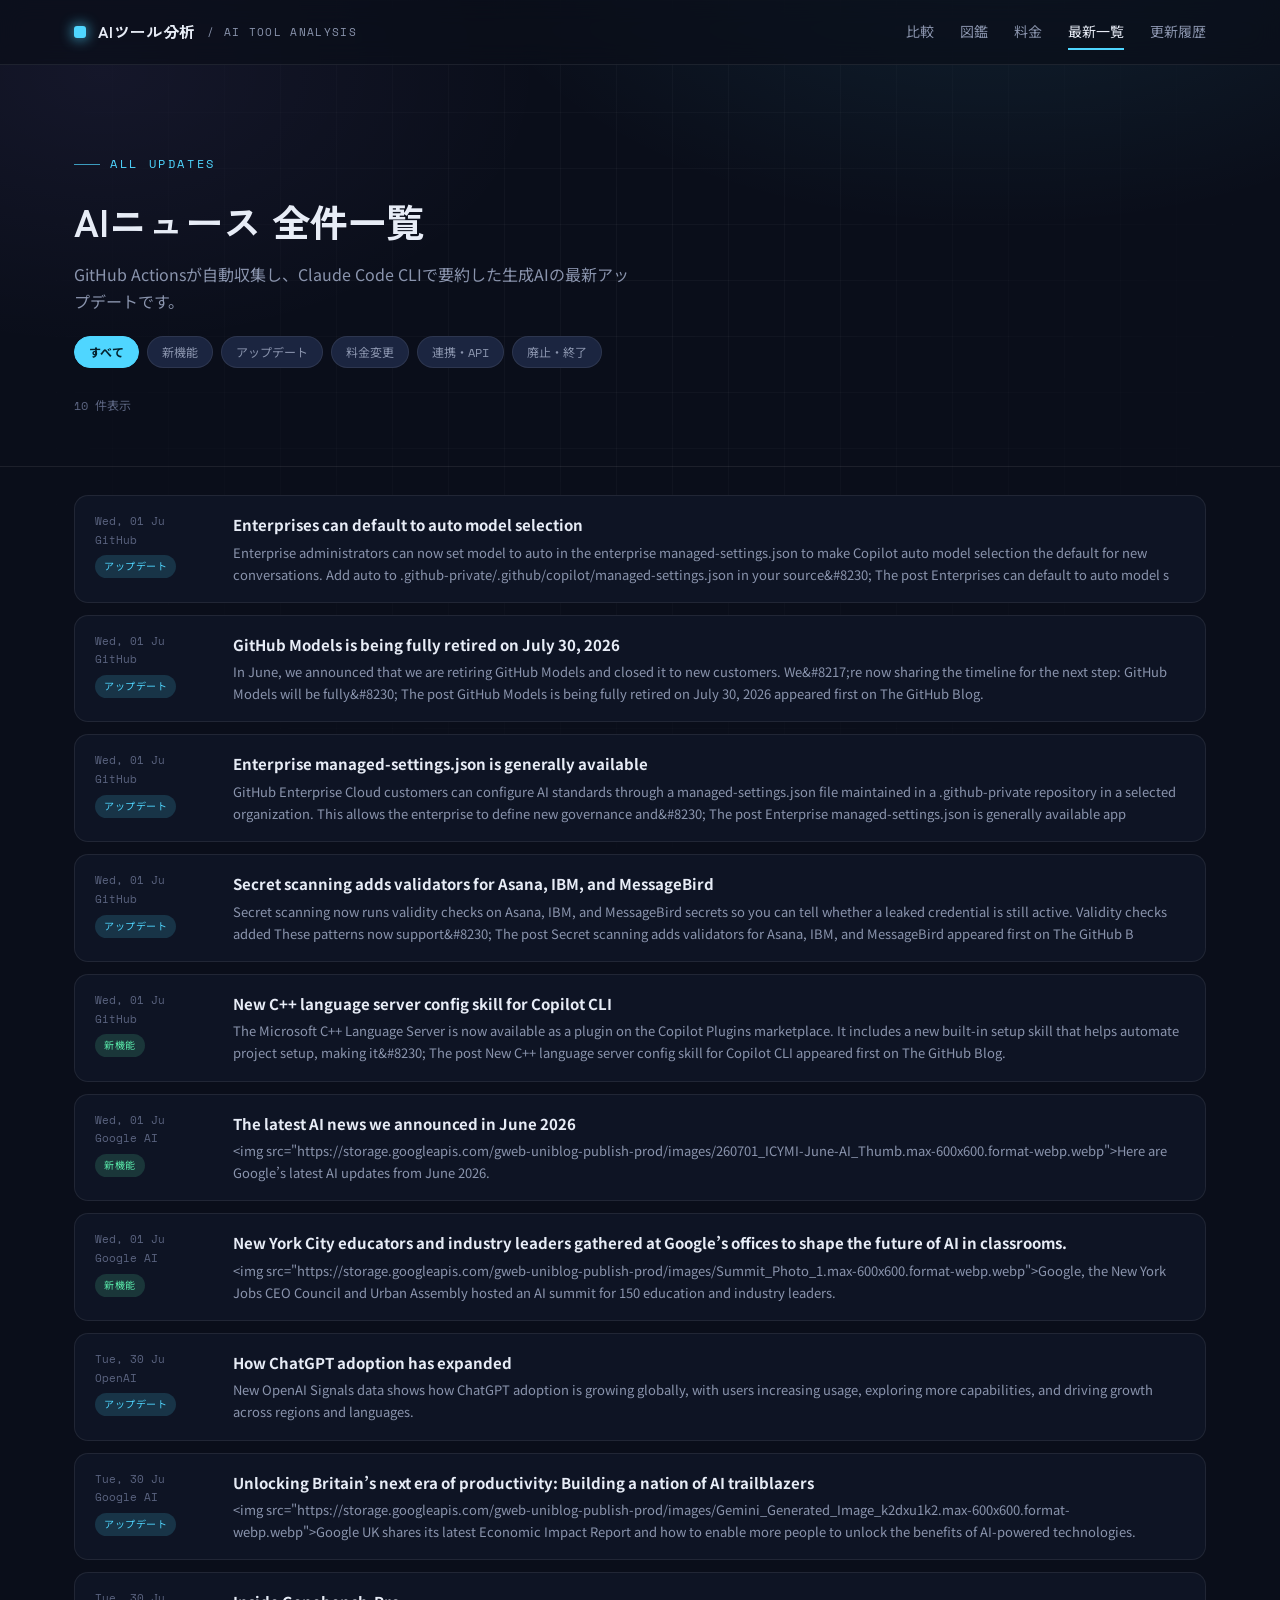
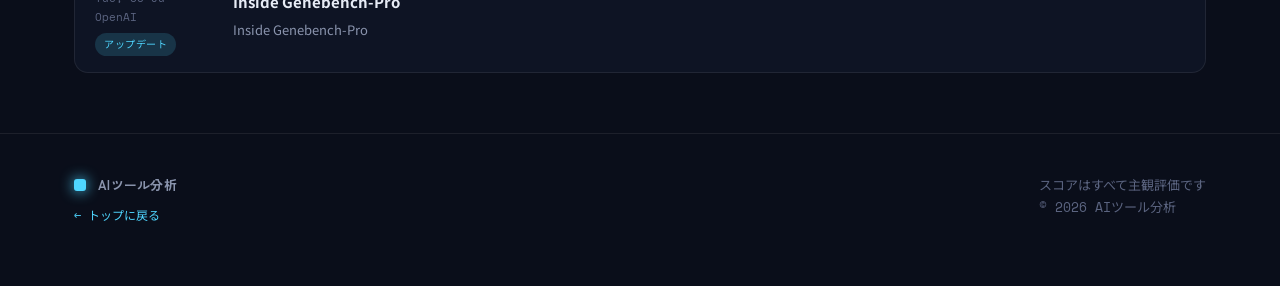
<file: news.html>
<!DOCTYPE html>
<html lang="ja">
<head>
  <meta charset="UTF-8" />
  <meta name="viewport" content="width=device-width, initial-scale=1.0" />
  <title>ニュース一覧 — AIツール分析</title>
  <meta name="description" content="生成AI・AIエージェントの最新アップデート一覧。新機能・料金変更・連携情報を全件表示。" />
  <link rel="alternate" type="application/rss+xml" title="AIツール分析 — 最新アップデート" href="feed.xml" />
  <link rel="preconnect" href="https://fonts.googleapis.com" />
  <link rel="preconnect" href="https://fonts.gstatic.com" crossorigin />
  <link href="https://fonts.googleapis.com/css2?family=Zen+Kaku+Gothic+New:wght@400;700&family=Noto+Sans+JP:wght@400;500;700&family=Space+Mono:wght@400;700&display=swap" rel="stylesheet" />
  <link rel="stylesheet" href="assets/css/styles.css" />
  <style>
    .news-page-header { padding: 80px 0 32px; border-bottom: 1px solid var(--line); }
    .news-page-header h1 { font-family: var(--display); font-size: clamp(24px,4vw,38px); margin: 14px 0 8px; }
    .news-filter { display: flex; flex-wrap: wrap; gap: 8px; margin: 20px 0 28px; }
    .nf-btn {
      font-family: var(--mono); font-size: 12px; padding: 6px 14px; border-radius: 999px;
      background: var(--ink-3); color: var(--muted); border: 1px solid var(--line);
      cursor: pointer; transition: all .2s;
    }
    .nf-btn:hover { color: var(--text); border-color: var(--line-2); }
    .nf-btn.active { background: var(--cyan); color: #042430; border-color: var(--cyan); font-weight: 700; }
    .news-count { font-family: var(--mono); font-size: 12px; color: var(--faint); margin-bottom: 18px; }
    #newsPageList { padding-bottom: 60px; }
  </style>
</head>
<body>
  <div id="scroll-bar"></div>

  <nav class="nav">
    <div class="wrap">
      <a class="brand" href="index.html">
        <span class="dot"></span>
        AIツール分析 <small>/ AI TOOL ANALYSIS</small>
      </a>
      <div class="nav-links" id="navLinks">
        <a href="index.html#console">比較</a>
        <a href="index.html#tools">図鑑</a>
        <a href="index.html#pricing">料金</a>
        <a href="news.html" class="active">最新一覧</a>
        <a href="index.html#changelog">更新履歴</a>
      </div>
      <button class="nav-burger" id="burger" aria-label="メニュー">≡</button>
    </div>
  </nav>

  <div class="news-page-header">
    <div class="wrap">
      <span class="eyebrow">ALL UPDATES</span>
      <h1>AIニュース 全件一覧</h1>
      <p style="color:var(--muted);max-width:560px">GitHub Actionsが自動収集し、Claude Code CLIで要約した生成AIの最新アップデートです。</p>
      <div class="news-filter" id="catFilter">
        <button class="nf-btn active" data-cat="all">すべて</button>
        <button class="nf-btn" data-cat="new_feature">新機能</button>
        <button class="nf-btn" data-cat="update">アップデート</button>
        <button class="nf-btn" data-cat="pricing">料金変更</button>
        <button class="nf-btn" data-cat="integration">連携・API</button>
        <button class="nf-btn" data-cat="deprecation">廃止・終了</button>
      </div>
      <div class="news-count" id="newsCount"></div>
    </div>
  </div>

  <div class="wrap">
    <div class="news-list" id="newsPageList" style="margin-top:28px"></div>
  </div>

  <footer>
    <div class="wrap">
      <div>
        <div class="brand" style="margin-bottom:8px"><span class="dot"></span>AIツール分析</div>
        <div><a href="index.html" style="color:var(--cyan);font-family:var(--mono);font-size:12px">← トップに戻る</a></div>
      </div>
      <div class="mono">
        スコアはすべて主観評価です<br>
        © <span id="footerYear"></span> AIツール分析
      </div>
    </div>
  </footer>

  <script type="module">
    import { NEWS, CATEGORY_LABELS } from './assets/js/data.js';

    const VALID_CATS = new Set(['new_feature','update','pricing','integration','deprecation']);
    const safeClass = (c) => VALID_CATS.has(c) ? c : 'update';
    const esc = (s) => String(s ?? '')
      .replace(/&/g,'&amp;').replace(/</g,'&lt;').replace(/>/g,'&gt;').replace(/"/g,'&quot;');
    const safeUrl = (u) => /^https?:\/\//i.test(String(u ?? '')) ? u : '#';

    document.getElementById('footerYear').textContent = new Date().getFullYear();

    // scroll bar
    const bar = document.getElementById('scroll-bar');
    window.addEventListener('scroll', () => {
      const { scrollTop, scrollHeight, clientHeight } = document.documentElement;
      bar.style.width = ((scrollTop / (scrollHeight - clientHeight)) * 100) + '%';
    }, { passive: true });

    // nav burger
    const burger = document.getElementById('burger');
    const navLinks = document.getElementById('navLinks');
    burger.addEventListener('click', () => navLinks.classList.toggle('open'));

    // nav scroll
    const nav = document.querySelector('.nav');
    window.addEventListener('scroll', () => nav.classList.toggle('scrolled', window.scrollY > 60), { passive: true });

    let activeCat = 'all';

    function renderAll() {
      const host = document.getElementById('newsPageList');
      const countEl = document.getElementById('newsCount');
      const filtered = activeCat === 'all' ? NEWS : NEWS.filter((n) => n.category === activeCat);

      host.innerHTML = '';
      filtered.forEach((n, i) => {
        const item = document.createElement('div');
        item.className = 'news-item news-reveal';
        item.style.setProperty('--i', i);
        const cat = safeClass(n.category);
        const catLabel = esc(CATEGORY_LABELS[n.category] || n.category);
        const titleHtml = n.url && n.url !== '#'
          ? `<a href="${safeUrl(n.url)}" target="_blank" rel="noopener noreferrer">${esc(n.title)}</a>`
          : esc(n.title);
        item.innerHTML = `
          <div class="news-meta">
            <div>${esc(n.date)}</div><div>${esc(n.tool)}</div>
            <span class="news-cat ${cat}">${catLabel}</span>
          </div>
          <div>
            <h4>${titleHtml}</h4>
            <p>${esc(n.summary)}</p>
          </div>`;
        host.appendChild(item);
      });

      countEl.textContent = `${filtered.length} 件表示`;
    }

    document.getElementById('catFilter').addEventListener('click', (e) => {
      const btn = e.target.closest('.nf-btn');
      if (!btn) return;
      activeCat = btn.dataset.cat;
      document.querySelectorAll('.nf-btn').forEach((b) => b.classList.toggle('active', b === btn));
      renderAll();
    });

    renderAll();
  </script>
</body>
</html>
</file>
<file: assets/css/styles.css>
/* =========================================================================
   AIツール分析 — styles
   コンセプト: 分析コンソール／計器盤。ミッドナイトネイビー基調、
   能力=シアン / 変化=アンバー の2色を「データ信号」として使い分け。
   ========================================================================= */

:root {
  --ink:    #0a0e1a;
  --ink-1:  #0e1424;
  --ink-2:  #141c30;
  --ink-3:  #1b2540;
  --line:   rgba(255,255,255,0.08);
  --line-2: rgba(255,255,255,0.14);
  --text:   #e7ecf6;
  --muted:  #8a94ad;
  --faint:  #5b6480;
  --cyan:   #4fd6ff;
  --cyan-d: #1c9fd1;
  --amber:  #ffb24d;
  --amber-d:#d98a2b;
  --violet: #a48bff;
  --good:   #57e3a6;

  --r-sm: 8px;
  --r:    14px;
  --r-lg: 22px;

  --maxw: 1180px;

  --display: 'Zen Kaku Gothic New', 'Noto Sans JP', sans-serif;
  --body:    'Noto Sans JP', sans-serif;
  --mono:    'Space Mono', 'Noto Sans JP', monospace;
}

* { box-sizing: border-box; margin: 0; padding: 0; }
html { scroll-behavior: smooth; }
@media (prefers-reduced-motion: reduce) { html { scroll-behavior: auto; } }

body {
  font-family: var(--body);
  background: var(--ink);
  color: var(--text);
  line-height: 1.7;
  -webkit-font-smoothing: antialiased;
  overflow-x: hidden;
}

/* ambient backdrop — faint measurement grid + glow */
body::before {
  content: '';
  position: fixed; inset: 0; z-index: -2;
  background:
    radial-gradient(900px 500px at 78% -8%, rgba(79,214,255,0.10), transparent 60%),
    radial-gradient(800px 500px at 8% 8%, rgba(164,139,255,0.07), transparent 55%),
    var(--ink);
}
body::after {
  content: '';
  position: fixed; inset: 0; z-index: -1;
  background-image:
    linear-gradient(var(--line) 1px, transparent 1px),
    linear-gradient(90deg, var(--line) 1px, transparent 1px);
  background-size: 56px 56px;
  -webkit-mask-image: radial-gradient(circle at 50% 30%, #000 0%, transparent 78%);
          mask-image: radial-gradient(circle at 50% 30%, #000 0%, transparent 78%);
  opacity: 0.5;
}

.wrap { max-width: var(--maxw); margin: 0 auto; padding: 0 24px; }

a { color: inherit; text-decoration: none; }
.mono { font-family: var(--mono); }

/* eyebrow label */
.eyebrow {
  font-family: var(--mono);
  font-size: 12px;
  letter-spacing: 0.22em;
  text-transform: uppercase;
  color: var(--cyan);
  display: inline-flex; align-items: center; gap: 10px;
}
.eyebrow::before {
  content: ''; width: 26px; height: 1px; background: var(--cyan); opacity: 0.7;
}

/* ============================ NAV ============================ */
.nav {
  position: sticky; top: 0; z-index: 50;
  backdrop-filter: blur(12px);
  background: rgba(10,14,26,0.72);
  border-bottom: 1px solid var(--line);
}
.nav .wrap { display: flex; align-items: center; justify-content: space-between; height: 64px; }
.brand { display: flex; align-items: center; gap: 12px; font-family: var(--display); font-weight: 700; letter-spacing: 0.02em; }
.brand .dot {
  width: 12px; height: 12px; border-radius: 3px;
  background: var(--cyan); box-shadow: 0 0 14px var(--cyan);
  animation: pulse 2.4s ease-in-out infinite;
}
@keyframes pulse { 0%,100%{opacity:1; transform:scale(1);} 50%{opacity:.5; transform:scale(.8);} }
.brand small { color: var(--muted); font-family: var(--mono); font-weight: 400; font-size: 11px; letter-spacing: .12em; }
.nav-links { display: flex; gap: 26px; }
.nav-links a { color: var(--muted); font-size: 14px; transition: color .2s; position: relative; }
.nav-links a:hover { color: var(--text); }
.nav-links a::after {
  content: ''; position: absolute; left: 0; bottom: -6px; height: 2px; width: 0; background: var(--cyan); transition: width .25s;
}
.nav-links a:hover::after { width: 100%; }
.nav-burger { display: none; background: none; border: 1px solid var(--line-2); color: var(--text); border-radius: var(--r-sm); padding: 8px 10px; font-size: 16px; cursor: pointer; }

/* ============================ HERO ============================ */
.hero { position: relative; padding: 110px 0 70px; }
.hero h1 {
  font-family: var(--display); font-weight: 700;
  font-size: clamp(34px, 6vw, 68px); line-height: 1.1; letter-spacing: -0.01em;
  margin: 22px 0 18px;
}
.hero h1 .hl { color: var(--cyan); }
.hero p.lead { font-size: clamp(15px, 2vw, 19px); color: var(--muted); max-width: 620px; }
.hero-cta { display: flex; gap: 14px; margin-top: 32px; flex-wrap: wrap; }
.btn {
  font-family: var(--mono); font-size: 13px; letter-spacing: .04em;
  padding: 13px 22px; border-radius: 999px; cursor: pointer; border: 1px solid transparent;
  transition: transform .2s, box-shadow .2s, background .2s;
}
.btn-primary { background: var(--cyan); color: #042430; font-weight: 700; box-shadow: 0 6px 26px rgba(79,214,255,0.32); }
.btn-primary:hover { transform: translateY(-2px); box-shadow: 0 10px 34px rgba(79,214,255,0.46); }
.btn-ghost { background: transparent; border-color: var(--line-2); color: var(--text); }
.btn-ghost:hover { border-color: var(--cyan); color: var(--cyan); transform: translateY(-2px); }

.hero-stats { display: flex; gap: 34px; margin-top: 46px; flex-wrap: wrap; }
.stat .num { font-family: var(--display); font-weight: 700; font-size: 34px; color: var(--text); }
.stat .num b { color: var(--amber); }
.stat .lbl { font-family: var(--mono); font-size: 11px; letter-spacing: .14em; color: var(--muted); text-transform: uppercase; }

/* ============================ SECTION ============================ */
section.block { padding: 74px 0; border-top: 1px solid var(--line); }
.block h2 {
  font-family: var(--display); font-weight: 700;
  font-size: clamp(24px, 3.4vw, 36px); margin: 14px 0 8px; letter-spacing: -0.01em;
}
.block .sub { color: var(--muted); max-width: 640px; margin-bottom: 30px; }
.section-head { margin-bottom: 28px; }

/* ============================ CONSOLE (signature) ============================ */
.console {
  background: linear-gradient(180deg, var(--ink-2), var(--ink-1));
  border: 1px solid var(--line-2); border-radius: var(--r-lg);
  padding: 26px; position: relative; overflow: hidden;
}
.console::before {
  content: ''; position: absolute; inset: 0;
  background: radial-gradient(500px 200px at 90% 0%, rgba(79,214,255,0.10), transparent 70%);
  pointer-events: none;
}
.console-top { display: flex; justify-content: space-between; align-items: flex-start; gap: 18px; flex-wrap: wrap; margin-bottom: 8px; }
.cap-tags { display: flex; flex-wrap: wrap; gap: 8px; margin: 4px 0 22px; }
.cap-tag {
  font-family: var(--mono); font-size: 12px; letter-spacing: .03em;
  padding: 8px 14px; border-radius: 999px;
  background: var(--ink-3); color: var(--muted);
  border: 1px solid var(--line); cursor: pointer; transition: all .2s;
}
.cap-tag:hover { color: var(--text); border-color: var(--line-2); }
.cap-tag.active { background: var(--cyan); color: #042430; border-color: var(--cyan); font-weight: 700; }

/* free/paid toggle */
.toggle {
  display: inline-flex; background: var(--ink-3); border: 1px solid var(--line); border-radius: 999px; padding: 4px;
  font-family: var(--mono); font-size: 12px;
}
.toggle button {
  border: none; background: none; color: var(--muted); padding: 7px 16px; border-radius: 999px; cursor: pointer; transition: all .2s; letter-spacing: .04em;
}
.toggle button.on { background: var(--amber); color: #2a1804; font-weight: 700; }

/* bar rows */
.bars { display: flex; flex-direction: column; gap: 12px; }
.bar-row { display: grid; grid-template-columns: 26px 150px 1fr 38px; align-items: center; gap: 14px; }
.bar-rank { font-family: var(--mono); font-size: 13px; color: var(--faint); text-align: right; }
.bar-name { font-size: 14px; font-weight: 700; white-space: nowrap; overflow: hidden; text-overflow: ellipsis; }
.bar-track { height: 12px; background: var(--ink-3); border-radius: 999px; overflow: hidden; }
.bar-fill {
  height: 100%; width: 0; border-radius: 999px;
  background: linear-gradient(90deg, var(--cyan-d), var(--cyan));
  transition: width .9s cubic-bezier(.22,1,.36,1);
}
.bar-fill.paid       { background: linear-gradient(90deg, var(--amber-d), var(--amber)); }
.bar-fill.anthropic  { background: linear-gradient(90deg, var(--amber-d), var(--amber)); }
.bar-fill.google     { background: linear-gradient(90deg, #7c6bd6, var(--violet)); }
.bar-fill.mistral    { background: linear-gradient(90deg, #3dbd8a, var(--good)); }

/* ── ツール別バーカラー（比較コンソール） ── */
.bar-fill.chatgpt          { background: linear-gradient(90deg, #0d8a6e, #10c49a); }
.bar-fill.claude           { background: linear-gradient(90deg, var(--amber-d), var(--amber)); }
.bar-fill.gemini           { background: linear-gradient(90deg, #1a60c8, #4d9eff); }
.bar-fill.perplexity       { background: linear-gradient(90deg, #117a8b, #20c8d8); }
.bar-fill.notebooklm       { background: linear-gradient(90deg, #00695c, #26a69a); }
.bar-fill.genspark         { background: linear-gradient(90deg, #c05100, #f97316); }
.bar-fill.githubcopilot    { background: linear-gradient(90deg, #4a1d96, #7c3aed); }
.bar-fill.codex            { background: linear-gradient(90deg, var(--cyan-d), var(--cyan)); }
.bar-fill.jules            { background: linear-gradient(90deg, #1565c0, #42a5f5); }
.bar-fill.microsoftcopilot { background: linear-gradient(90deg, #005fa3, #0095e0); }
.bar-fill.gamma            { background: linear-gradient(90deg, #9c1db9, #d946ef); }
.bar-fill.canva            { background: linear-gradient(90deg, #007b8a, #00c4cc); }
.bar-fill.otterai          { background: linear-gradient(90deg, #b51039, #f43f6a); }
.bar-val { font-family: var(--mono); font-size: 13px; color: var(--muted); text-align: right; }

/* ============================ TABS (用途) ============================ */
.tabs { display: inline-flex; gap: 6px; background: var(--ink-2); border: 1px solid var(--line); border-radius: 999px; padding: 5px; margin-bottom: 26px; }
.tabs button { font-family: var(--mono); font-size: 13px; border: none; background: none; color: var(--muted); padding: 9px 22px; border-radius: 999px; cursor: pointer; transition: all .2s; }
.tabs button.on { background: var(--cyan); color: #042430; font-weight: 700; }

.cat-grid { display: grid; grid-template-columns: repeat(auto-fill, minmax(250px,1fr)); gap: 16px; }
.cat-card {
  background: var(--ink-1); border: 1px solid var(--line); border-radius: var(--r);
  padding: 20px; transition: transform .25s, border-color .25s, box-shadow .25s;
}
.cat-card:hover { transform: translateY(-4px); border-color: var(--line-2); box-shadow: 0 14px 40px rgba(0,0,0,.4); }
.cat-card h3 { font-family: var(--display); font-size: 17px; margin-bottom: 4px; }
.cat-card .scene { font-family: var(--mono); font-size: 11px; letter-spacing: .12em; color: var(--faint); text-transform: uppercase; }
.cat-tools { display: flex; flex-direction: column; gap: 7px; margin-top: 14px; }
.cat-tool { display: flex; align-items: center; gap: 9px; font-size: 13px; }
.cat-tool .pin { font-family: var(--mono); font-size: 11px; color: var(--cyan); width: 16px; }
.cat-tool .pin.best { color: var(--amber); }

/* ============================ TOOL GRID ============================ */
.tool-grid { display: grid; grid-template-columns: repeat(auto-fill, minmax(270px,1fr)); gap: 16px; }
.tool-card {
  background: linear-gradient(180deg, var(--ink-2), var(--ink-1));
  border: 1px solid var(--line); border-radius: var(--r);
  padding: 20px; cursor: pointer; position: relative; overflow: hidden;
  transition: transform .25s, border-color .25s, box-shadow .25s;
}
.tool-card:hover { transform: translateY(-5px); border-color: var(--cyan); box-shadow: 0 18px 44px rgba(0,0,0,.45); }
.tool-card .accentline { position: absolute; top: 0; left: 0; width: 100%; height: 3px; background: var(--cyan); opacity: .8; }
.tool-card[data-accent="amber"] .accentline { background: var(--amber); }
.tool-card .t-top { display: flex; justify-content: space-between; align-items: baseline; }
.tool-card h3 { font-family: var(--display); font-size: 20px; }
.tool-card .vendor { font-family: var(--mono); font-size: 11px; color: var(--faint); }
.tool-card .type { display: inline-block; font-family: var(--mono); font-size: 11px; color: var(--cyan); margin: 6px 0 10px; letter-spacing: .04em; }
.tool-card[data-accent="amber"] .type { color: var(--amber); }
.tool-card p { font-size: 13px; color: var(--muted); margin-bottom: 14px; min-height: 56px; }
.chips { display: flex; flex-wrap: wrap; gap: 6px; }
.chip { font-family: var(--mono); font-size: 11px; padding: 4px 9px; border-radius: 999px; background: var(--ink-3); color: var(--muted); border: 1px solid var(--line); }
.tool-card .open { margin-top: 14px; font-family: var(--mono); font-size: 12px; color: var(--cyan); display: flex; align-items: center; gap: 6px; }
.tool-card .open .arrow { transition: transform .25s; }
.tool-card:hover .open .arrow { transform: translateX(4px); }

/* ============================ HEATMAP ============================ */
.heat-wrap { overflow-x: auto; border: 1px solid var(--line); border-radius: var(--r); }
table.heat { border-collapse: collapse; width: 100%; min-width: 760px; }
table.heat th, table.heat td { padding: 10px; text-align: center; font-size: 12px; }
table.heat thead th { font-family: var(--mono); color: var(--muted); font-weight: 400; letter-spacing: .03em; border-bottom: 1px solid var(--line); position: sticky; top: 0; background: var(--ink-1); }
table.heat tbody th { text-align: left; font-family: var(--body); font-weight: 700; color: var(--text); white-space: nowrap; padding-left: 16px; }
.heat-cell { font-family: var(--mono); border-radius: var(--r-sm); color: #06121a; font-weight: 700; width: 34px; height: 30px; display: inline-flex; align-items: center; justify-content: center; transition: transform .2s; }
.heat-cell:hover { transform: scale(1.18); }

/* ============================ NEWS ============================ */
.news-list { display: flex; flex-direction: column; gap: 12px; }
.news-item {
  display: grid; grid-template-columns: 120px 1fr; gap: 18px;
  background: var(--ink-1); border: 1px solid var(--line); border-radius: var(--r); padding: 16px 20px;
  transition: border-color .2s, transform .2s;
}
.news-item:hover { border-color: var(--line-2); transform: translateX(4px); }
.news-meta { font-family: var(--mono); font-size: 11px; color: var(--faint); }
.news-cat { display: inline-block; margin-top: 6px; padding: 3px 9px; border-radius: 999px; font-size: 10px; letter-spacing: .05em; }
.news-cat.new_feature { background: rgba(87,227,166,.16); color: var(--good); }
.news-cat.update      { background: rgba(79,214,255,.16); color: var(--cyan); }
.news-cat.pricing     { background: rgba(255,178,77,.16); color: var(--amber); }
.news-cat.integration { background: rgba(164,139,255,.16); color: var(--violet); }
.news-cat.deprecation { background: rgba(255,99,99,.16); color: #ff7a7a; }
.news-item h4 { font-size: 15px; margin-bottom: 4px; }
.news-item p { font-size: 13px; color: var(--muted); }

/* ============================ WORKFLOWS ============================ */
.wf-grid { display: grid; grid-template-columns: repeat(auto-fill, minmax(280px,1fr)); gap: 16px; }
.wf-card { background: var(--ink-1); border: 1px solid var(--line); border-radius: var(--r); padding: 22px; }
.wf-card h3 { font-family: var(--display); font-size: 17px; margin-bottom: 16px; }
.wf-card .scene { font-family: var(--mono); font-size: 11px; color: var(--faint); letter-spacing: .1em; }
.wf-step { display: grid; grid-template-columns: 28px 1fr; gap: 12px; padding: 10px 0; position: relative; }
.wf-step:not(:last-child)::before { content: ''; position: absolute; left: 13px; top: 30px; bottom: -4px; width: 2px; background: var(--line-2); }
.wf-n { width: 28px; height: 28px; border-radius: 8px; background: var(--ink-3); border: 1px solid var(--line-2); display: flex; align-items: center; justify-content: center; font-family: var(--mono); font-size: 13px; color: var(--cyan); z-index: 1; }
.wf-tool { font-weight: 700; font-size: 14px; }
.wf-do { font-size: 12px; color: var(--muted); }

/* ============================ MODAL ============================ */
.modal-back { position: fixed; inset: 0; z-index: 100; background: rgba(4,7,14,.72); backdrop-filter: blur(6px); display: none; align-items: center; justify-content: center; padding: 24px; }
.modal-back.show { display: flex; }
.modal {
  background: linear-gradient(180deg, var(--ink-2), var(--ink-1));
  border: 1px solid var(--line-2); border-radius: var(--r-lg);
  max-width: 760px; width: 100%; max-height: 88vh; overflow-y: auto; padding: 30px;
  animation: rise .35s cubic-bezier(.22,1,.36,1);
}
@keyframes rise { from { opacity: 0; transform: translateY(24px); } to { opacity: 1; transform: none; } }
.modal-head { display: flex; justify-content: space-between; align-items: flex-start; gap: 16px; }
.modal-head h3 { font-family: var(--display); font-size: 26px; }
.modal-head .vendor { font-family: var(--mono); font-size: 12px; color: var(--faint); }
.modal-close { background: var(--ink-3); border: 1px solid var(--line-2); color: var(--text); width: 36px; height: 36px; border-radius: 50%; cursor: pointer; font-size: 18px; flex: none; }
.modal-close:hover { border-color: var(--cyan); color: var(--cyan); }
.modal-grid { display: grid; grid-template-columns: 1fr 1fr; gap: 24px; margin-top: 22px; }
.plan-box { background: var(--ink); border: 1px solid var(--line); border-radius: var(--r); padding: 16px; }
.plan-box.free { border-left: 3px solid var(--cyan); }
.plan-box.paid { border-left: 3px solid var(--amber); }
.plan-box .plan-name { font-family: var(--mono); font-size: 12px; letter-spacing: .08em; }
.plan-box.free .plan-name { color: var(--cyan); }
.plan-box.paid .plan-name { color: var(--amber); }
.plan-box .plan-note { font-size: 13px; color: var(--muted); margin-top: 6px; }
.radar-wrap { position: relative; height: 280px; margin-top: 10px; }
.modal .visit { display: inline-flex; align-items: center; gap: 8px; margin-top: 22px; font-family: var(--mono); font-size: 13px; color: var(--cyan); }
.modal .visit:hover { text-decoration: underline; }
.subjective { font-family: var(--mono); font-size: 11px; color: var(--faint); margin-top: 18px; }

/* ============================ FOOTER ============================ */
footer { border-top: 1px solid var(--line); padding: 40px 0 60px; color: var(--muted); font-size: 13px; }
footer .wrap { display: flex; justify-content: space-between; gap: 20px; flex-wrap: wrap; }
footer .mono { color: var(--faint); }

/* ============================ REVEAL ANIM ============================ */
.reveal { opacity: 0; transform: translateY(26px); transition: opacity .7s ease, transform .7s cubic-bezier(.22,1,.36,1); }
.reveal.in { opacity: 1; transform: none; }
@media (prefers-reduced-motion: reduce) {
  .reveal { opacity: 1; transform: none; transition: none; }
  .bar-fill { transition: none; }
  .brand .dot { animation: none; }
}

/* ============================ SCROLL PROGRESS BAR ============================ */
#scroll-bar {
  position: fixed; top: 0; left: 0; z-index: 200;
  height: 3px; width: 0%;
  background: linear-gradient(90deg, var(--cyan), var(--violet), var(--amber));
  pointer-events: none;
  transition: width 0.08s linear;
}

/* ============================ HERO CANVAS ============================ */
#hero-canvas {
  position: absolute; inset: 0;
  width: 100%; height: 100%;
  z-index: 0; pointer-events: none;
}
.hero { overflow: hidden; }
.hero > .wrap { position: relative; z-index: 1; }

/* ============================ HERO TITLE GRADIENT ============================ */
@keyframes gradient-shift {
  0%   { background-position: 0% 50%; }
  50%  { background-position: 100% 50%; }
  100% { background-position: 0% 50%; }
}
.hero h1 .hl {
  background: linear-gradient(135deg, var(--cyan) 0%, var(--violet) 40%, var(--amber) 70%, var(--cyan) 100%);
  background-size: 300% 300%;
  -webkit-background-clip: text; background-clip: text;
  -webkit-text-fill-color: transparent;
  animation: gradient-shift 5s ease infinite;
}

/* ============================ NAV ACTIVE + SCROLLED ============================ */
.nav-links a.active { color: var(--text); }
.nav-links a.active::after { width: 100%; }
.nav.scrolled {
  background: rgba(10,14,26,0.94);
  border-bottom-color: rgba(255,255,255,0.14);
  box-shadow: 0 4px 40px rgba(0,0,0,0.55);
}

/* ============================ BAR TOP GLOW ============================ */
@keyframes bar-glow-cyan {
  0%,100% { box-shadow: 0 0 8px rgba(79,214,255,0.5), 0 0 20px rgba(79,214,255,0.2); }
  50%      { box-shadow: 0 0 18px rgba(79,214,255,0.9), 0 0 44px rgba(79,214,255,0.4); }
}
@keyframes bar-glow-amber {
  0%,100% { box-shadow: 0 0 8px rgba(255,178,77,0.5), 0 0 20px rgba(255,178,77,0.2); }
  50%      { box-shadow: 0 0 18px rgba(255,178,77,0.9), 0 0 44px rgba(255,178,77,0.4); }
}
.bar-fill.top-bar       { animation: bar-glow-cyan  2s ease-in-out infinite; }
.bar-fill.top-bar.paid  { animation: bar-glow-amber 2s ease-in-out infinite; }

/* ============================ CAP TAG RIPPLE ============================ */
.cap-tag { position: relative; overflow: hidden; }
@keyframes ripple-out {
  0%   { box-shadow: 0 0 0 0   rgba(79,214,255,0.55); }
  100% { box-shadow: 0 0 0 16px rgba(79,214,255,0); }
}
.cap-tag.ripple-out { animation: ripple-out 0.45s ease; }

/* ============================ TOOL CARD SHIMMER ============================ */
.tool-card::after {
  content: '';
  position: absolute; top: 0; left: -100%; bottom: 0; width: 60%;
  background: linear-gradient(105deg, transparent, rgba(255,255,255,0.06), transparent);
  transition: left 0.55s ease;
  pointer-events: none;
  border-radius: var(--r);
}
.tool-card:hover::after { left: 140%; }

/* ============================ TOOL CARD STAGGER REVEAL ============================ */
@keyframes card-rise {
  from { opacity: 0; transform: translateY(28px); }
  to   { opacity: 1; transform: none; }
}
.tool-card.card-reveal {
  animation: card-rise 0.5s cubic-bezier(.22,1,.36,1) both;
}

/* ============================ HEAT CELL REVEAL ============================ */
@keyframes cell-in {
  from { opacity: 0; transform: scale(0.4); }
  to   { opacity: 1; transform: scale(1); }
}
.heat-cell.cell-reveal {
  animation: cell-in 0.35s cubic-bezier(.22,1,.36,1) both;
  animation-delay: calc((var(--row, 0) + var(--col, 0)) * 0.022s);
}
.heat-cell { transition: background 0.35s ease, transform .2s; }

/* ============================ NEWS STAGGER ============================ */
@keyframes news-slide {
  from { opacity: 0; transform: translateX(26px); }
  to   { opacity: 1; transform: none; }
}
.news-item.news-reveal {
  animation: news-slide 0.5s cubic-bezier(.22,1,.36,1) both;
}

/* ============================ NEWS BADGE PULSE ============================ */
@keyframes badge-pulse {
  0%,100% { box-shadow: 0 0 0 0   rgba(87,227,166,0.55); }
  50%      { box-shadow: 0 0 0 7px rgba(87,227,166,0); }
}
.news-cat.new_feature { animation: badge-pulse 2.6s ease-in-out infinite; }

/* ============================ CAT CARD STAGGER ============================ */
@keyframes cat-in {
  from { opacity: 0; transform: translateY(18px); }
  to   { opacity: 1; transform: none; }
}
#catGrid.animated .cat-card {
  animation: cat-in 0.4s cubic-bezier(.22,1,.36,1) both;
  animation-delay: calc(var(--i, 0) * 0.06s);
}

/* ============================ WORKFLOW CARD STAGGER ============================ */
.wf-card {
  transition: transform .25s, border-color .25s, box-shadow .25s;
}
.wf-card:hover {
  transform: translateY(-4px);
  border-color: var(--line-2);
  box-shadow: 0 14px 40px rgba(0,0,0,.45);
}
@keyframes wf-in {
  from { opacity: 0; transform: translateY(22px); }
  to   { opacity: 1; transform: none; }
}
#wfGrid.animated .wf-card {
  animation: wf-in 0.45s cubic-bezier(.22,1,.36,1) both;
  animation-delay: calc(var(--i, 0) * 0.09s);
}

/* ============================ WF STEP NUMBER GLOW ============================ */
.wf-n { transition: background .25s, box-shadow .25s; }
.wf-step:hover .wf-n {
  background: rgba(79,214,255,0.15);
  box-shadow: 0 0 14px rgba(79,214,255,0.35);
}

/* ============================ MODAL ENHANCED ============================ */
@keyframes modal-rise {
  from { opacity: 0; transform: translateY(30px) scale(0.96); filter: blur(5px); }
  to   { opacity: 1; transform: none; filter: blur(0); }
}
.modal { animation: modal-rise 0.38s cubic-bezier(.22,1,.36,1); }

/* ============================ EYEBROW LINE ANIMATE ============================ */
@keyframes line-expand { from { width: 0; } to { width: 26px; } }
.in .eyebrow::before { animation: line-expand 0.4s ease 0.2s both; }

/* ============================ REDUCED MOTION ============================ */
@media (prefers-reduced-motion: reduce) {
  #hero-canvas { display: none; }
  .hero h1 .hl {
    animation: none;
    background: var(--cyan);
    -webkit-text-fill-color: var(--cyan);
  }
  .bar-fill.top-bar,
  .news-cat.new_feature,
  .cap-tag.ripple-out { animation: none !important; }
  .heat-cell.cell-reveal,
  .news-item.news-reveal,
  .tool-card.card-reveal,
  #catGrid.animated .cat-card,
  #wfGrid.animated .wf-card {
    animation: none !important;
    opacity: 1 !important;
    transform: none !important;
  }
}

/* ============================ NEWS TOGGLE ============================ */
.news-item.news-hidden { display: none; }

.news-fold {
  text-align: center;
  margin-top: 24px;
}
.news-toggle-btn {
  display: inline-flex;
  align-items: center;
  gap: 8px;
  font-family: var(--mono);
  font-size: 13px;
  letter-spacing: .06em;
  color: var(--cyan);
  border: 1px solid rgba(79,214,255,0.35);
  background: transparent;
  padding: 10px 28px;
  border-radius: 999px;
  cursor: pointer;
  transition: border-color .25s, box-shadow .25s, color .25s;
}
.news-toggle-btn:hover {
  border-color: var(--cyan);
  box-shadow: 0 0 18px rgba(79,214,255,0.22);
}
.news-toggle-arrow {
  display: inline-block;
  transition: transform .35s cubic-bezier(.22,1,.36,1);
}
.news-toggle-btn.expanded .news-toggle-arrow { transform: rotate(180deg); }

/* ============================ RESPONSIVE ============================ */
@media (max-width: 760px) {
  .nav-links { position: absolute; top: 64px; left: 0; right: 0; flex-direction: column; gap: 0; background: var(--ink-1); border-bottom: 1px solid var(--line); display: none; }
  .nav-links.open { display: flex; }
  .nav-links a { padding: 14px 24px; border-top: 1px solid var(--line); }
  .nav-burger { display: block; }
  .bar-row { grid-template-columns: 22px 108px 1fr 30px; gap: 8px; }
  .bar-name { font-size: 12px; }
  .modal-grid { grid-template-columns: 1fr; }
  .news-item { grid-template-columns: 1fr; gap: 8px; }
}

/* ============================ TOOL ICON ============================ */
.t-icon-name { display: flex; align-items: center; gap: 8px; }
.tool-icon { display: block; border-radius: 4px; flex: none; }
.tool-icon-letter {
  width: 22px; height: 22px; border-radius: 6px;
  background: var(--ink-3); border: 1px solid var(--line-2);
  font-family: var(--mono); font-size: 11px; font-weight: 700;
  color: var(--cyan); display: flex; align-items: center; justify-content: center;
  flex: none;
}

/* ============================ TOOL SEARCH ============================ */
.tool-search-wrap { margin-bottom: 22px; }
.tool-search {
  width: 100%; max-width: 420px;
  background: var(--ink-2); border: 1px solid var(--line-2);
  border-radius: 999px; color: var(--text);
  font-family: var(--body); font-size: 14px;
  padding: 11px 20px;
  outline: none; transition: border-color .2s, box-shadow .2s;
}
.tool-search::placeholder { color: var(--faint); }
.tool-search:focus { border-color: var(--cyan); box-shadow: 0 0 0 3px rgba(79,214,255,0.12); }

/* ============================ TOOL CARD EXPAND ============================ */
.expand-btn {
  margin-top: 12px; width: 100%;
  background: var(--ink-3); border: 1px solid var(--line);
  border-radius: var(--r-sm); color: var(--muted);
  font-family: var(--mono); font-size: 12px; letter-spacing: .04em;
  padding: 8px 12px; cursor: pointer; text-align: left;
  display: flex; justify-content: space-between; align-items: center;
  transition: border-color .2s, color .2s;
}
.expand-btn:hover { border-color: var(--cyan); color: var(--cyan); }
.expand-arrow { display: inline-block; transition: transform .3s cubic-bezier(.22,1,.36,1); }
.expand-btn[aria-expanded="true"] .expand-arrow { transform: rotate(180deg); }

.expand-body { margin-top: 12px; }
.plan-row { display: grid; grid-template-columns: 1fr 1fr; gap: 10px; margin-bottom: 12px; }
.plan-mini {
  background: var(--ink); border: 1px solid var(--line);
  border-radius: var(--r-sm); padding: 10px 12px;
}
.plan-mini.free { border-left: 2px solid var(--cyan); }
.plan-mini.paid { border-left: 2px solid var(--amber); }
.plan-mini-label { font-family: var(--mono); font-size: 10px; letter-spacing: .1em; margin-bottom: 4px; }
.plan-mini.free .plan-mini-label { color: var(--cyan); }
.plan-mini.paid .plan-mini-label { color: var(--amber); }
.plan-mini-name { font-family: var(--mono); font-size: 11px; color: var(--text); margin-bottom: 4px; }
.plan-mini-note { font-size: 11px; color: var(--muted); line-height: 1.5; }
.expand-actions { display: flex; align-items: center; gap: 12px; flex-wrap: wrap; }
.expand-link {
  font-family: var(--mono); font-size: 12px; color: var(--cyan);
  text-decoration: none; transition: opacity .2s;
}
.expand-link:hover { opacity: 0.75; }
.expand-chart-btn {
  background: none; border: 1px solid rgba(79,214,255,0.3);
  border-radius: 999px; color: var(--cyan);
  font-family: var(--mono); font-size: 11px; letter-spacing: .04em;
  padding: 5px 12px; cursor: pointer;
  transition: border-color .2s, box-shadow .2s;
}
.expand-chart-btn:hover { border-color: var(--cyan); box-shadow: 0 0 12px rgba(79,214,255,0.2); }

/* expanded card: disable 3D tilt */
.tool-card.expanded { transform: none !important; }

/* ============================ CODING SPECIAL ============================ */
.coding-grid { display: grid; grid-template-columns: repeat(auto-fill, minmax(260px,1fr)); gap: 16px; }
.coding-card {
  background: linear-gradient(160deg, var(--ink-2), var(--ink-1));
  border: 1px solid var(--line-2); border-radius: var(--r);
  padding: 22px; position: relative; overflow: hidden;
  transition: transform .25s, box-shadow .25s;
}
.coding-card::before {
  content: ''; position: absolute; top: 0; left: 0; right: 0; height: 2px;
  background: linear-gradient(90deg, var(--cyan), var(--violet));
}
.coding-card:hover { transform: translateY(-4px); box-shadow: 0 16px 44px rgba(0,0,0,.45); }
.coding-card-top { margin-bottom: 12px; }
.coding-icon-name { display: flex; align-items: center; gap: 12px; }
.coding-name { font-family: var(--display); font-size: 18px; font-weight: 700; }
.coding-strength { font-family: var(--mono); font-size: 11px; color: var(--cyan); letter-spacing: .04em; margin-top: 3px; }
.coding-detail { font-size: 13px; color: var(--muted); margin-bottom: 16px; line-height: 1.6; }
.coding-scores { display: flex; flex-direction: column; gap: 10px; margin-bottom: 14px; }
.coding-score-item { display: grid; grid-template-columns: 90px 1fr 36px; align-items: center; gap: 10px; }
.coding-score-label { font-family: var(--mono); font-size: 11px; color: var(--faint); }
.coding-score-bar-wrap { height: 8px; background: var(--ink-3); border-radius: 999px; overflow: hidden; }
.coding-score-bar {
  height: 100%; width: 0; border-radius: 999px;
  background: linear-gradient(90deg, var(--cyan-d), var(--cyan));
  transition: width .9s cubic-bezier(.22,1,.36,1);
}
.coding-score-bar.agent { background: linear-gradient(90deg, #9c1db9, var(--violet)); }
.coding-score-val { font-family: var(--mono); font-size: 12px; color: var(--muted); text-align: right; }

/* ============================ PRICING TABLE ============================ */
.pricing-wrap { overflow-x: auto; border: 1px solid var(--line); border-radius: var(--r); }
table.pricing-tbl { border-collapse: collapse; width: 100%; min-width: 600px; }
table.pricing-tbl th {
  font-family: var(--mono); font-size: 11px; color: var(--muted);
  font-weight: 400; letter-spacing: .06em; text-transform: uppercase;
  padding: 12px 16px; border-bottom: 1px solid var(--line-2);
  background: var(--ink-1); text-align: left; white-space: nowrap;
  position: sticky; top: 0;
}
table.pricing-tbl td {
  padding: 11px 16px; border-bottom: 1px solid var(--line);
  font-size: 13px; vertical-align: middle;
}
table.pricing-tbl tbody tr:last-child td { border-bottom: none; }
table.pricing-tbl tbody tr:hover td { background: rgba(79,214,255,0.04); }
.pricing-tool-inner { display: flex; align-items: center; gap: 8px; }
.pricing-tool-inner .tool-icon-letter { width: 18px; height: 18px; font-size: 9px; }
.pricing-type { font-family: var(--mono); font-size: 11px; color: var(--faint); white-space: nowrap; }
.price-badge {
  font-family: var(--mono); font-size: 12px;
  padding: 4px 10px; border-radius: 999px; white-space: nowrap;
}
.price-badge.free { background: rgba(87,227,166,.1); color: var(--good); border: 1px solid rgba(87,227,166,.2); }
.price-badge.paid { background: rgba(255,178,77,.1); color: var(--amber); border: 1px solid rgba(255,178,77,.2); }
.pricing-site-link {
  font-family: var(--mono); font-size: 14px; color: var(--cyan);
  transition: opacity .2s;
}
.pricing-site-link:hover { opacity: 0.7; }

/* ============================ NEWS CONTROLS ============================ */
.news-controls { display: flex; gap: 10px; flex-wrap: wrap; margin-top: 14px; }
.news-view-btn {
  display: inline-flex; align-items: center;
  font-family: var(--mono); font-size: 12px; letter-spacing: .04em;
  color: var(--muted); border: 1px solid var(--line);
  background: var(--ink-2); border-radius: 999px;
  padding: 7px 16px; cursor: pointer;
  transition: color .2s, border-color .2s;
  text-decoration: none;
}
.news-view-btn:hover, .news-view-btn.active { color: var(--cyan); border-color: var(--cyan); }

/* ============================ NEWS TIMELINE ============================ */
.news-list.timeline { padding-left: 72px; position: relative; }
.news-list.timeline::before {
  content: '';
  position: absolute; left: 30px; top: 12px; bottom: 12px; width: 2px;
  background: linear-gradient(to bottom, transparent, var(--line-2) 5%, var(--line-2) 95%, transparent);
}
.news-list.timeline .news-item {
  grid-template-columns: 1fr;
  gap: 4px;
  position: relative;
}
.news-list.timeline .news-item::before {
  content: '';
  position: absolute; left: -48px; top: 18px;
  width: 10px; height: 10px; border-radius: 50%;
  background: var(--cyan); border: 2px solid var(--ink);
  box-shadow: 0 0 8px rgba(79,214,255,0.5);
}
.news-list.timeline .news-item.news-cat-pricing::before { background: var(--amber); box-shadow: 0 0 8px rgba(255,178,77,0.5); }
.news-list.timeline .news-meta { font-size: 11px; display: flex; gap: 10px; flex-wrap: wrap; align-items: center; }

/* ============================ CHANGELOG ============================ */
.cl-tabs { display: flex; flex-wrap: wrap; gap: 8px; margin-bottom: 24px; }
.cl-tab {
  font-family: var(--mono); font-size: 12px; letter-spacing: .03em;
  padding: 6px 14px; border-radius: 999px;
  background: var(--ink-3); color: var(--muted);
  border: 1px solid var(--line); cursor: pointer; transition: all .2s;
}
.cl-tab:hover { color: var(--text); border-color: var(--line-2); }
.cl-tab.active { background: var(--cyan); color: #042430; border-color: var(--cyan); font-weight: 700; }

.cl-list { display: flex; flex-direction: column; gap: 0; padding-left: 52px; position: relative; }
.cl-list::before {
  content: '';
  position: absolute; left: 18px; top: 8px; bottom: 8px; width: 2px;
  background: linear-gradient(to bottom, transparent, var(--line-2) 5%, var(--line-2) 95%, transparent);
}
.cl-item {
  padding: 14px 0; border-bottom: 1px solid var(--line);
  position: relative;
}
.cl-item:last-child { border-bottom: none; }
.cl-item::before {
  content: '';
  position: absolute; left: -40px; top: 20px;
  width: 10px; height: 10px; border-radius: 50%;
  background: var(--violet); border: 2px solid var(--ink);
  box-shadow: 0 0 6px rgba(164,139,255,0.4);
}
.cl-header { display: flex; align-items: center; gap: 10px; margin-bottom: 6px; }
.cl-date { font-family: var(--mono); font-size: 11px; color: var(--faint); white-space: nowrap; }
.cl-tool {
  font-family: var(--mono); font-size: 11px; letter-spacing: .05em;
  background: rgba(164,139,255,.12); color: var(--violet);
  border: 1px solid rgba(164,139,255,.2);
  padding: 2px 9px; border-radius: 999px; white-space: nowrap;
}
.cl-content { font-size: 13px; color: var(--muted); line-height: 1.6; }

@keyframes cl-in {
  from { opacity: 0; transform: translateX(-12px); }
  to   { opacity: 1; transform: none; }
}
.cl-item {
  animation: cl-in 0.4s cubic-bezier(.22,1,.36,1) both;
  animation-delay: calc(var(--i, 0) * 0.04s);
}

@media (max-width: 760px) {
  .coding-grid { grid-template-columns: 1fr; }
  .plan-row { grid-template-columns: 1fr; }
  .cl-date { font-size: 10px; }
  .pricing-type { display: none; }
}
</file>
